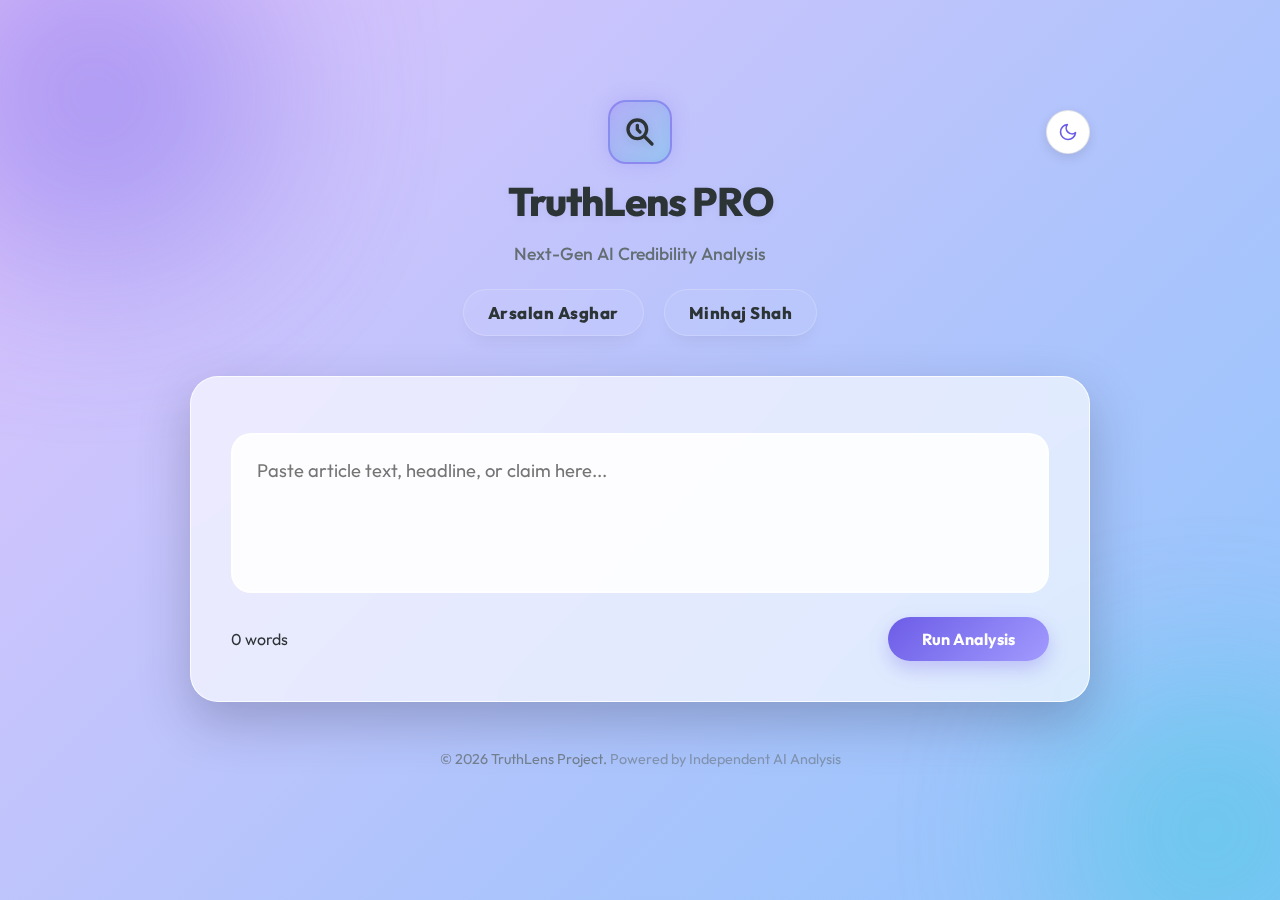
<file: index.html>
<!DOCTYPE html>
<html lang="en">
<head>
    <meta charset="UTF-8">
    <meta name="viewport" content="width=device-width, initial-scale=1.0, maximum-scale=1.0, user-scalable=no">
    <title>TruthLens PRO | AI Credibility Engine</title>
    
    <link rel="icon" type="image/png" href="logo.png?v=2222">

    <link rel="stylesheet" href="style.css?v=FINAL_SECURE">
    
    <link rel="preconnect" href="https://fonts.googleapis.com">
    <link rel="preconnect" href="https://fonts.gstatic.com" crossorigin>
    <link href="https://fonts.googleapis.com/css2?family=Outfit:wght@300;400;500;700;800&display=swap" rel="stylesheet">

    <style>
        /* Ensures the header sits correctly at the top */
        .app-header {
            position: relative !important;
            width: 100% !important;
            display: block !important;
        }

        /* Forces the Dark Mode button to the top-right corner */
        #theme-toggle {
            position: absolute !important; 
            top: 10px !important;
            right: 0px !important; 
            z-index: 100 !important;
        }

        /* Mobile Adjustment: Moves button slightly for small screens */
        @media (max-width: 768px) {
            #theme-toggle {
                right: 10px !important; 
                top: 0px !important;
            }
        }
    </style>
</head>
<body>

    <div class="background-canvas">
        <div class="orb orb-1"></div>
        <div class="orb orb-2"></div>
        <div class="orb orb-3"></div>
    </div>

    <div class="glass-overlay"> 
        
        <header class="app-header">
            
            <button id="theme-toggle" class="theme-toggle-btn" aria-label="Toggle Dark Mode">
                <svg id="theme-icon" width="20" height="20" viewBox="0 0 24 24" fill="none" stroke="currentColor" stroke-width="2" stroke-linecap="round" stroke-linejoin="round">
                    <path d="M21 12.79A9 9 0 1 1 11.21 3 7 7 0 0 0 21 12.79z"></path>
                </svg>
            </button>

            <div class="logo-container">
                <div class="logo-emblem">
                    <svg class="logo-icon" viewBox="0 0 24 24" fill="none" xmlns="http://www.w3.org/2000/svg">
                        <path d="M21 21L15 15M17 10C17 13.866 13.866 17 10 17C6.13401 17 3 13.866 3 10C3 6.13401 6.13401 3 10 3C13.866 3 17 6.13401 17 10Z" stroke="currentColor" stroke-width="2.5" stroke-linecap="round" stroke-linejoin="round"/>
                        <path d="M10 7V10L12 12" stroke="currentColor" stroke-width="2.5" stroke-linecap="round" stroke-linejoin="round"/>
                    </svg>
                </div>
                <h1>TruthLens <span class="badge-beta">PRO</span></h1>
            </div>
            
            <p class="tagline">Next-Gen AI Credibility Analysis</p>
            
            <div class="authors-container">
                <a href="arsalan.html" class="author-pill">
                    <span class="author-name">Arsalan Asghar</span>
                </a>
                
                <a href="minhaj.html" class="author-pill">
                    <span class="author-name">Minhaj Shah</span>
                </a>
            </div>
        </header>

        <main class="container">
            
            <section class="input-card glass-panel fade-in-up">
                <div class="tabs">
                    <button class="tab-btn active" data-tab="text">Analyze Text</button>
                    <div class="tab-indicator"></div>
                </div>

                <div class="input-area">
                    <textarea id="news-input" placeholder="Paste article text, headline, or claim here..." spellcheck="false"></textarea>
                    
                    <div class="action-bar">
                        <span id="word-count">0 words</span>
                        <button id="analyze-btn" class="btn-gradient">
                            <span class="btn-text">Run Analysis</span>
                            <div class="spinner hidden"></div> <div class="btn-shine"></div> </button>
                    </div>
                </div>

                <p id="error-msg" class="error-msg hidden"></p>
            </section>

            <section id="results-section" class="results-container hidden">
                
                <div class="score-card glass-panel pop-in">
                    <div class="score-visualization">
                        <div class="score-text">
                            <span id="final-score">0</span>
                            <small>/100</small>
                        </div>
                    </div>
                    <div class="score-details">
                        <h2 id="verdict-title">Analysis Complete</h2>
                        <p id="verdict-desc">AI has processed the claim.</p>
                    </div>
                </div>

                <div class="analysis-grid">
                    
                    <div class="card ai-card glass-panel slide-in-left">
                        <div class="card-header">
                            <h3>🤖 AI Reasoning</h3>
                            <span class="source-tag">Groq AI</span>
                        </div>
                        <div class="card-body">
                            <ul id="ai-reasons" class="reason-list"></ul>
                        </div>
                    </div>

                    <div class="card heuristic-card glass-panel slide-in-right">
                        <div class="card-header">
                            <h3>🔍 Signal Detection</h3>
                        </div>
                        <div class="card-body">
                            <ul id="heuristic-flags" class="flag-list"></ul>
                        </div>
                    </div>
                    
                    </div>

                <div class="disclaimer-box glass-panel">
                    <strong>Note:</strong> AI-generated probability assessment. Verify with primary sources.
                </div>
            </section>
        </main>

        <footer>
            <p>&copy; 2026 TruthLens Project. <span style="opacity:0.7">Powered by Independent AI Analysis</span></p>
        </footer>
    </div>

    <div id="loading-overlay" class="loading-backdrop hidden">
        <div class="loading-card">
            <div class="neural-spinner">
                <div class="ring ring-1"></div>
                <div class="ring ring-2"></div>
                <div class="ring ring-3"></div>
                <div class="core-icon">
                    <svg viewBox="0 0 24 24" width="32" height="32" fill="none" stroke="currentColor" stroke-width="2">
                        <path d="M12 2a10 10 0 1 0 10 10H12V2z"></path>
                        <path d="M12 12 2.1 12.05"></path>
                        <path d="M12 12 18 20"></path>
                    </svg>
                </div>
            </div>
            <div class="loading-content">
                <h3>Analyzing Truth Vectors</h3>
                <p id="loading-status">Establishing neural handshake...</p>
            </div>
            <div class="loading-bar-container">
                <div id="loading-fill" class="loading-fill"></div>
            </div>
        </div>
    </div>

    <script src="env.js"></script>
    <script src="script.js"></script>
</body> 
</html>
</file>
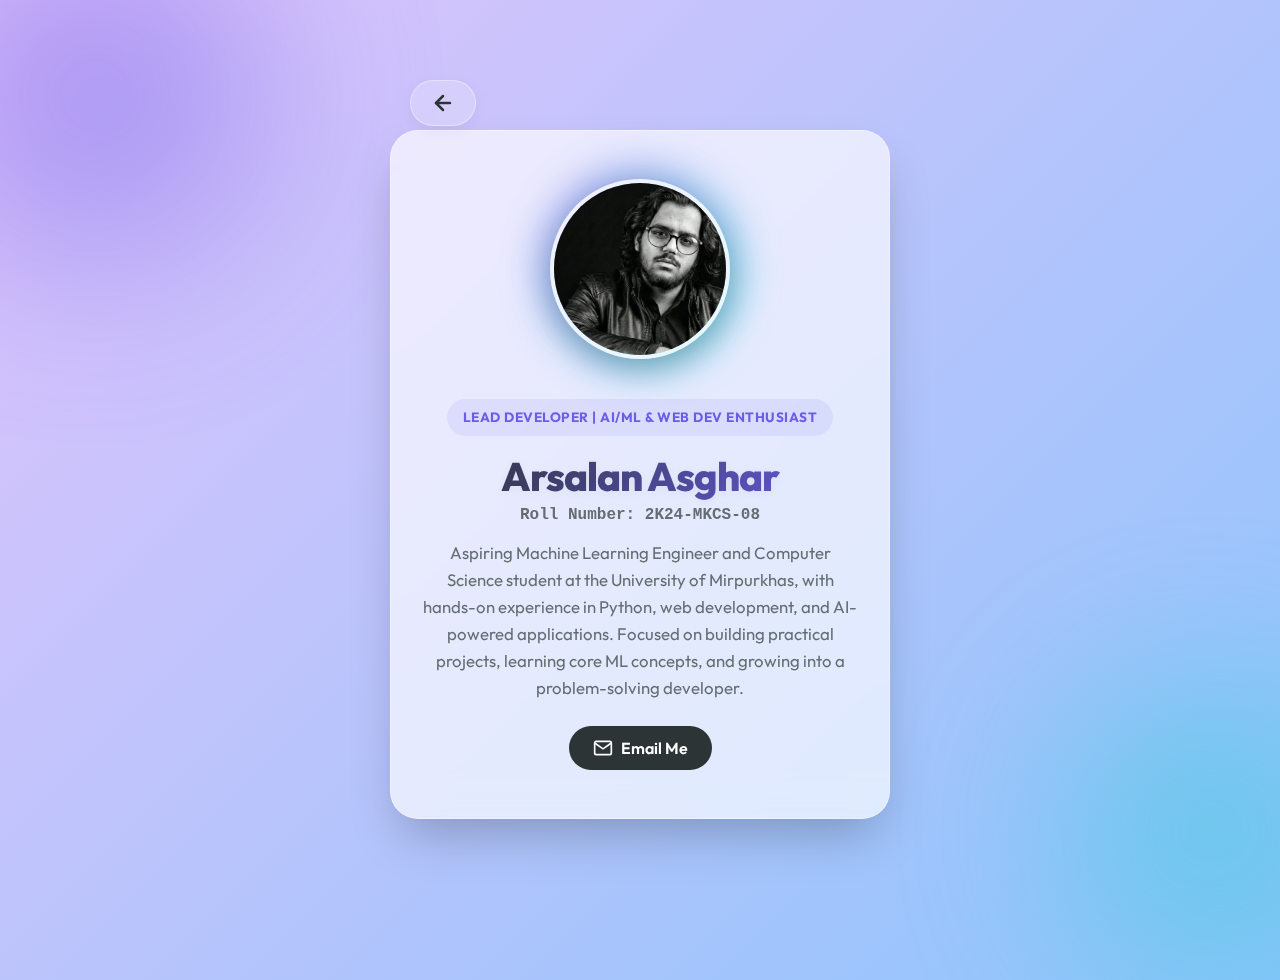
<file: arsalan.html>
<!DOCTYPE html>
<html lang="en">
<head>
    <meta charset="UTF-8">
    <meta name="viewport" content="width=device-width, initial-scale=1.0">
    <title>Arsalan Asghar | Machine Learning</title>

    <link rel="icon" type="image/png" href="logo.png">

    <script>
        (function() {
            const savedTheme = localStorage.getItem('theme');
            // If user explicitly chose dark, OR if they have no preference but their phone is dark
            const systemPrefersDark = window.matchMedia('(prefers-color-scheme: dark)').matches;

            if (savedTheme === 'dark' || (!savedTheme && systemPrefersDark)) {
                document.documentElement.setAttribute('data-theme', 'dark');
            } else {
                document.documentElement.setAttribute('data-theme', 'light');
            }
        })();
    </script>

    <link rel="stylesheet" href="style.css">
    <link rel="stylesheet" href="profile.css">
    <link href="https://fonts.googleapis.com/css2?family=Outfit:wght@300;400;700;800&display=swap" rel="stylesheet">
</head>
<body>

    <div class="background-canvas">
        <div class="orb orb-1"></div>
        <div class="orb orb-2"></div>
    </div>

    <div class="profile-wrapper fade-in-up">

        <a href="index.html" class="back-btn">
            <svg width="24" height="24" viewBox="0 0 24 24" fill="none" stroke="currentColor" stroke-width="2.5" stroke-linecap="round" stroke-linejoin="round">
                <path d="M19 12H5"></path><path d="M12 19l-7-7 7-7"></path>
            </svg>
        </a>

        <div class="profile-card glass-panel">

            <div class="profile-image-container">
                <div class="glow-ring"></div>
                <img src="arsalan.jpeg" alt="Arsalan Asghar" class="profile-img">
            </div>

            <div class="profile-content">
                <span class="role-badge">Lead Developer | AI/ML & Web Dev Enthusiast</span>
                <h1>Arsalan Asghar</h1>
                <p class="student-id">Roll Number: 2K24-MKCS-08</p>

                <p class="bio">
                    Aspiring Machine Learning Engineer and Computer Science student
                    at the University of Mirpurkhas, with hands-on experience in
                    Python, web development, and AI-powered applications. Focused on
                    building practical projects, learning core ML concepts, and growing
                    into a problem-solving developer.
                </p>

                <div class="social-links">
                    <a href="mailto:www.arsalanasghar97@gmail.com" class="social-btn email">
                        <svg width="20" height="20" viewBox="0 0 24 24" fill="none" stroke="currentColor" stroke-width="2"><path d="M4 4h16c1.1 0 2 .9 2 2v12c0 1.1-.9 2-2 2H4c-1.1 0-2-.9-2-2V6c0-1.1.9-2 2-2z"></path><polyline points="22,6 12,13 2,6"></polyline></svg>
                        Email Me
                    </a>
                </div>
            </div>
        </div>
    </div>
</body>
</html>
</file>
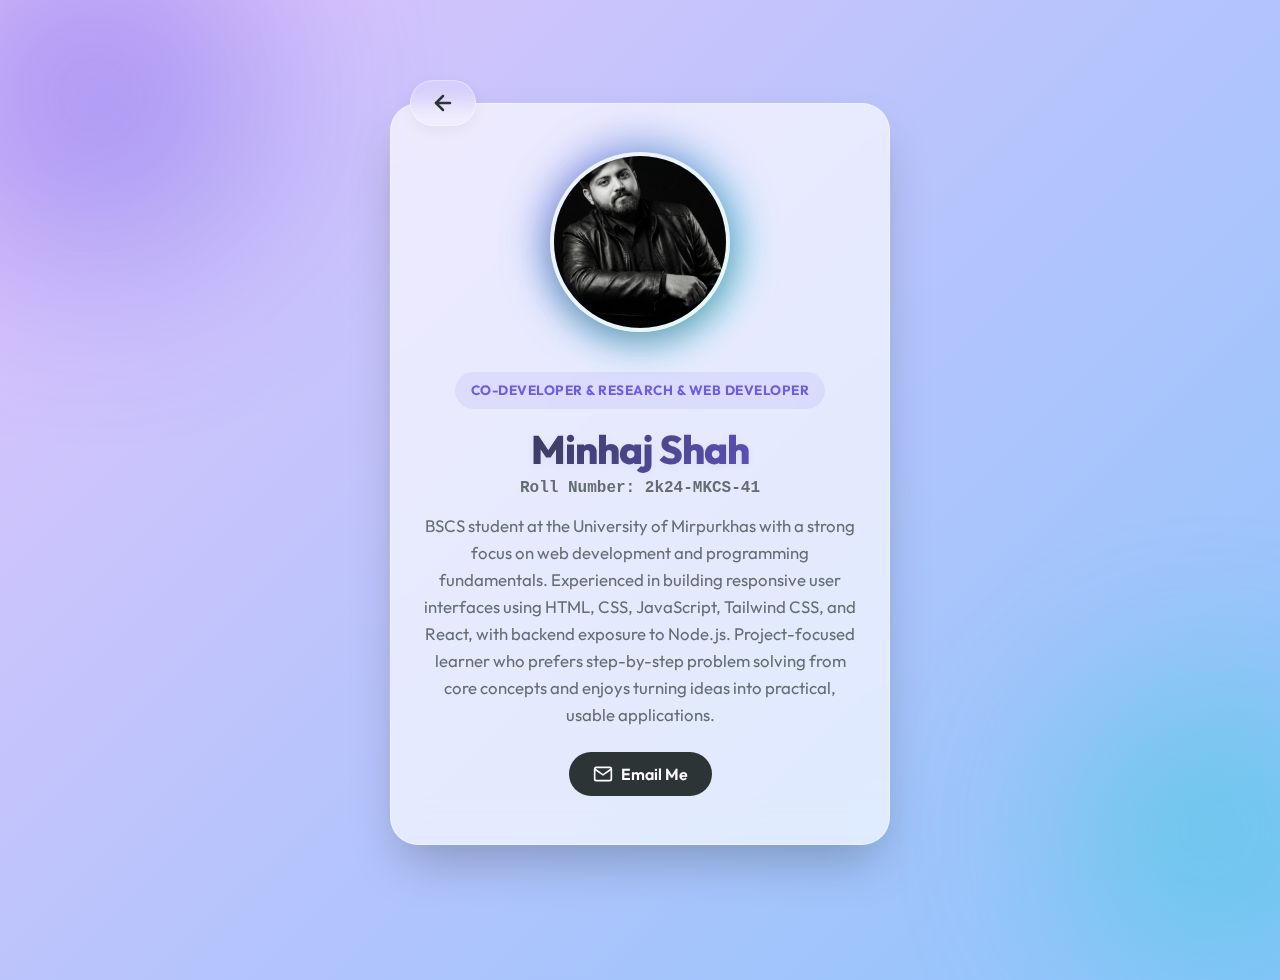
<file: minhaj.html>
<!DOCTYPE html>
<html lang="en">
<head>
    <meta charset="UTF-8">
    <meta name="viewport" content="width=device-width, initial-scale=1.0">
    <title>Minhaj Shah | Developer</title>

    <link rel="icon" type="image/png" href="logo.png">

    <script>
        (function() {
            const savedTheme = localStorage.getItem('theme');
            const systemPrefersDark = window.matchMedia('(prefers-color-scheme: dark)').matches;

            if (savedTheme === 'dark' || (!savedTheme && systemPrefersDark)) {
                document.documentElement.setAttribute('data-theme', 'dark');
            } else {
                document.documentElement.setAttribute('data-theme', 'light');
            }
        })();
    </script>

    <link rel="stylesheet" href="style.css">
    <link rel="stylesheet" href="profile.css">

    <link href="https://fonts.googleapis.com/css2?family=Outfit:wght@300;400;700;800&display=swap" rel="stylesheet">
</head>
<body>

    <div class="background-canvas">
        <div class="orb orb-1"></div>
        <div class="orb orb-2"></div>
    </div>

    <div class="profile-wrapper fade-in-up">

        <a href="index.html" class="back-btn">
            <svg width="24" height="24" viewBox="0 0 24 24" fill="none" stroke="currentColor" stroke-width="2.5" stroke-linecap="round" stroke-linejoin="round">
                <path d="M19 12H5"></path><path d="M12 19l-7-7 7-7"></path>
            </svg>
        </a>

        <div class="profile-card glass-panel">

            <div class="profile-image-container">
                <div class="glow-ring"></div>
                <img src="minhaj.jpeg" alt="Minhaj Shah" class="profile-img">
            </div>

            <div class="profile-content">
                <span class="role-badge">Co-Developer & Research & Web Developer</span>
                <h1>Minhaj Shah</h1>
                <p class="student-id">Roll Number: 2k24-MKCS-41</p>

                <p class="bio">
                    BSCS student at the University of Mirpurkhas with a strong focus
                    on web development and programming fundamentals. Experienced in
                    building responsive user interfaces using HTML, CSS, JavaScript,
                    Tailwind CSS, and React, with backend exposure to Node.js.
                    Project-focused learner who prefers step-by-step problem solving
                    from core concepts and enjoys turning ideas into practical, usable
                    applications.
                </p>

                <div class="social-links">
                    <a href="mailto:minhajshah23@gmail.com" class="social-btn email">
                        <svg width="20" height="20" viewBox="0 0 24 24" fill="none" stroke="currentColor" stroke-width="2"><path d="M4 4h16c1.1 0 2 .9 2 2v12c0 1.1-.9 2-2 2H4c-1.1 0-2-.9-2-2V6c0-1.1.9-2 2-2z"></path><polyline points="22,6 12,13 2,6"></polyline></svg>
                        Email Me
                    </a>
                </div>
            </div>
        </div>
    </div>

</body>
</html>
</file>
<file: style.css>
/* =========================================
   1. CORE VARIABLES & THEMES
   ========================================= */
:root {
    /* --- LIGHT THEME VARIABLES (Default) --- */
    /* Soft Purple-Blue Gradient Background */
    --page-bg: linear-gradient(135deg, #e0c3fc 0%, #8ec5fc 100%);
    
    /* Glassmorphism Transparency Levels */
    --glass-panel: rgba(255, 255, 255, 0.65);
    --glass-card: rgba(255, 255, 255, 0.75);
    --glass-border: rgba(255, 255, 255, 0.8);
    
    /* Text Colors */
    --text-primary: #2d3436;   /* Charcoal Grey */
    --text-secondary: #636e72; /* Slate Grey */
    --accent-color: #6c5ce7;   /* Brand Purple */
    
    /* Input Field Background */
    --input-bg: rgba(255, 255, 255, 0.9);
    
    /* Deep Shadow for 3D effect */
    --shadow-soft: 0 20px 50px 0 rgba(30, 30, 60, 0.25);
    
    /* System Colors */
    --error-red: #ff4757;
}

[data-theme="dark"] {
    /* --- DARK THEME OVERRIDES --- */
    /* Deep Space Gradient */
    --page-bg: linear-gradient(135deg, #0f0c29 0%, #302b63 100%);
    
    /* Dark Glass Settings */
    --glass-panel: rgba(20, 20, 35, 0.6);
    --glass-card: rgba(30, 30, 45, 0.7);
    --glass-border: rgba(255, 255, 255, 0.12);
    
    /* Light Text for Dark Mode */
    --text-primary: #ffffff;
    --text-secondary: #b2bec3;
    --accent-color: #a29bfe; /* Lighter Purple for contrast */
    --input-bg: rgba(0, 0, 0, 0.3);
    
    /* Dark Shadow */
    --shadow-soft: 0 20px 60px 0 rgba(0, 0, 0, 0.9);
}

/* =========================================
   2. GLOBAL RESET & BODY
   ========================================= */
* { margin: 0; padding: 0; box-sizing: border-box; font-family: 'Outfit', sans-serif; }

body {
    min-height: 100vh;
    display: flex; justify-content: center; align-items: center;
    background: var(--page-bg);
    padding: 40px 20px;
    color: var(--text-primary);
    transition: background 0.3s ease; /* Smooth theme transition */
}

/* --- ANIMATED BACKGROUND ORBS --- */
.background-canvas { position: fixed; top: 0; left: 0; width: 100%; height: 100%; z-index: -1; pointer-events: none; }
.orb { position: absolute; border-radius: 50%; filter: blur(90px); opacity: 0.4; }
.orb-1 { width: 350px; height: 350px; background: var(--accent-color); top: -80px; left: -80px; }
.orb-2 { width: 300px; height: 300px; background: #00cec9; bottom: -80px; right: -80px; opacity: 0.3; }

/* =========================================
   3. HEADER SECTION
   ========================================= */
.glass-overlay { width: 100%; max-width: 900px; margin: 0 auto; }

.app-header { 
    text-align: center; 
    margin-bottom: 2rem;
    position: relative !important; 
    width: 100% !important; 
    display: block !important;
}

/* Logo Wrapper */
.logo-container { 
    display: flex; flex-direction: column; justify-content: center; align-items: center; 
    gap: 12px; margin-bottom: 1rem; 
}

/* Glowing Logo Box */
.logo-emblem {
    width: 64px; height: 64px; border-radius: 18px; 
    display: flex; align-items: center; justify-content: center;
    background: linear-gradient(135deg, rgba(108, 92, 231, 0.2), rgba(0, 206, 201, 0.2));
    border: 2px solid rgba(108, 92, 231, 0.5);
    box-shadow: 0 0 20px rgba(108, 92, 231, 0.2), inset 0 0 10px rgba(108, 92, 231, 0.1);
    backdrop-filter: blur(5px);
}

.logo-icon { width: 32px; height: 32px; color: var(--text-primary); filter: drop-shadow(0 2px 4px rgba(0,0,0,0.1)); }
[data-theme="dark"] .logo-icon { color: #ffffff !important; }

h1 { 
    font-size: 2.5rem; font-weight: 800; letter-spacing: -1px; 
    text-shadow: 0 2px 10px rgba(0,0,0,0.05); margin: 0; text-align: center;
}

.tagline { 
    font-size: 1.1rem; color: var(--text-secondary); font-weight: 500; 
    text-align: center; margin-top: 0.5rem;
}

/* =========================================
   4. AUTHOR PILLS (Fixed Hover Effect)
   ========================================= */
.authors-container {
    display: flex; justify-content: center; gap: 20px; 
    margin-top: 24px; flex-wrap: wrap; margin-bottom: 40px; perspective: 1000px; 
}

.author-pill {
    position: relative; display: flex; align-items: center; justify-content: center; 
    gap: 12px; padding: 12px 24px; border-radius: 60px;
    text-decoration: none; cursor: pointer;
    
    /* Default: Transparent Glass */
    background: rgba(255, 255, 255, 0.05); 
    border: 1px solid rgba(255, 255, 255, 0.2);
    backdrop-filter: blur(12px); -webkit-backdrop-filter: blur(12px);
    
    transition: all 0.4s cubic-bezier(0.175, 0.885, 0.32, 1.275);
    box-shadow: 0 10px 20px -10px rgba(0,0,0,0.1);
}

/* ✅ FIX: Hover turns background WHITE */
.author-pill:hover {
    transform: translateY(-6px) scale(1.02);
    background: #ffffff !important; /* Force White BG */
    border-color: #ffffff;
    box-shadow: 0 20px 40px -10px rgba(108, 92, 231, 0.3), inset 0 0 0 1px rgba(255, 255, 255, 0.1);
}

.author-name { 
    font-weight: 800; font-size: 1.05rem; color: var(--text-primary);
    letter-spacing: 0.5px; transition: all 0.3s ease;
}

/* ✅ FIX: Text turns DARK when hovering (to contrast with white BG) */
.author-pill:hover .author-name {
    background: none;
    -webkit-text-fill-color: #2d3436 !important; /* Dark Grey Text */
    color: #2d3436 !important;
}

.author-id {
    font-size: 0.75rem; font-family: 'Courier New', monospace; font-weight: 800;
    background: #2d3436; color: #b2bec3;
    padding: 6px 12px; border-radius: 20px; letter-spacing: 1px;
    border: 1px solid rgba(255,255,255,0.1);
    box-shadow: inset 0 2px 4px rgba(0,0,0,0.5); 
    transition: all 0.3s ease;
}

.author-pill:hover .author-id {
    background: #00cec9; color: #000; border-color: #00cec9;
    box-shadow: 0 0 20px rgba(0, 206, 201, 0.6); 
}

/* Dark Mode Hover Override */
[data-theme="dark"] .author-pill { background: rgba(0,0,0,0.3); border-color: rgba(255,255,255,0.08); }
[data-theme="dark"] .author-id { background: rgba(0,0,0,0.6); }
/* Ensure hover stays white even in dark mode */
[data-theme="dark"] .author-pill:hover { background: #ffffff !important; }

/* =========================================
   5. THEME TOGGLE BUTTON
   ========================================= */
.theme-toggle-btn { 
    position: absolute !important; top: 10px !important; right: 0px !important; z-index: 100 !important;
    width: 44px; height: 44px; border-radius: 50%; 
    display: flex; align-items: center; justify-content: center; cursor: pointer;
    background: #ffffff; color: #6c5ce7; 
    border: 1px solid rgba(0,0,0,0.1); box-shadow: 0 4px 12px rgba(0,0,0,0.1);
    transition: all 0.4s cubic-bezier(0.175, 0.885, 0.32, 1.275);
}

[data-theme="light"] .theme-toggle-btn:hover {
    transform: scale(1.15) rotate(-15deg);
    box-shadow: 0 0 25px rgba(108, 92, 231, 0.6), 0 0 40px rgba(0, 206, 201, 0.4) !important;
    border-color: #6c5ce7;
}

[data-theme="dark"] #theme-toggle {
    background-color: #ffffff !important; color: #ff9f43 !important; 
    border: 2px solid #ff9f43 !important; box-shadow: 0 4px 15px rgba(0,0,0,0.5) !important; 
}

[data-theme="dark"] #theme-toggle:hover {
    transform: scale(1.15) rotate(90deg);
    box-shadow: 0 0 25px rgba(255, 159, 67, 0.8), 0 0 50px rgba(255, 159, 67, 0.4) !important;
}

/* =========================================
   6. MAIN PANEL & INPUT
   ========================================= */
.glass-panel {
    background: var(--glass-panel); border: 1px solid var(--glass-border);
    backdrop-filter: blur(20px); -webkit-backdrop-filter: blur(20px);
    border-radius: 28px; padding: 2.5rem; box-shadow: var(--shadow-soft);
    margin-bottom: 2rem; position: relative;
}
.tabs { display: none !important; }

.input-area { position: relative; margin-top: 1rem; }
.input-area::before {
    content: ''; position: absolute; top: -25px; left: 10px;
    font-size: 0.75rem; font-weight: 800; color: var(--text-secondary); 
    letter-spacing: 1px; opacity: 0.8; text-transform: uppercase;
}

.input-area textarea {
    width: 100%; height: 160px;
    background: var(--input-bg); border: 2px solid var(--glass-border); 
    border-radius: 20px; padding: 1.5rem;
    font-size: 1.15rem; color: var(--text-primary); resize: none; outline: none;
    transform: translate3d(0, 0, 0); transition: all 0.4s cubic-bezier(0.2, 0.8, 0.2, 1);
    animation: pulseGlow 3s infinite ease-in-out;
}

@keyframes pulseGlow {
    0%, 100% { box-shadow: 0 0 0 0 rgba(108, 92, 231, 0); }
    50% { box-shadow: 0 0 15px rgba(108, 92, 231, 0.1); border-color: rgba(108, 92, 231, 0.3); }
}

.input-area textarea:hover, .input-area textarea:focus {
    transform: translateY(-6px); box-shadow: 0 15px 35px -5px rgba(108, 92, 231, 0.25);
    border-color: var(--accent-color); background: var(--glass-card); animation: none;
}

@keyframes shakeHorizontal {
    0%, 100% { transform: translateX(0); }
    20%, 60% { transform: translateX(-6px); }
    40%, 80% { transform: translateX(6px); }
}

.input-error { 
    border-color: var(--error-red) !important; box-shadow: 0 0 0 4px rgba(255, 71, 87, 0.25) !important; 
    background: rgba(255, 71, 87, 0.05) !important; animation: shakeHorizontal 0.4s ease-in-out; 
}

/* Action Button */
.action-bar { display: flex; justify-content: space-between; align-items: center; margin-top: 1.2rem; }
.btn-gradient {
    background: linear-gradient(135deg, #6c5ce7 0%, #a29bfe 100%); 
    border: none; padding: 12px 34px; border-radius: 50px;
    color: white; font-weight: 700; font-size: 1rem; cursor: pointer; 
    box-shadow: 0 8px 20px rgba(108, 92, 231, 0.3); transition: transform 0.2s, box-shadow 0.2s;
}
.btn-gradient:hover { transform: translateY(-3px); box-shadow: 0 12px 25px rgba(108, 92, 231, 0.5); }

/* =========================================
   7. RESULTS SECTION (Symmetry Fixed)
   ========================================= */
.hidden { display: none !important; }
/* ✅ EQUAL HEIGHT FIX */

.analysis-grid { 
    display: grid; 
    grid-template-columns: 1fr 1fr; /* Two equal columns */
    gap: 1.5rem; 
    margin-top: 1.5rem; 
    
    /* This is the magic line that forces both tiles to be the same height */
    align-items: stretch; 
}

.ai-card, .heuristic-card {
    /* Ensures the card fills the entire height provided by the grid */
    height: 100%; 
    display: flex;
    flex-direction: column;
}

/* Optional: Ensures the list inside takes up available space */
.card-body {
    flex: 1; 
}
.score-card, .ai-card, .heuristic-card {
    background: var(--glass-card); border: 1px solid var(--glass-border); 
    border-radius: 24px; padding: 2rem; position: relative; 
    box-shadow: var(--shadow-soft); transform: translate3d(0, 0, 0); 
    transition: transform 0.4s cubic-bezier(0.2, 0.8, 0.2, 1), box-shadow 0.4s ease;
}
.score-card:hover, .ai-card:hover, .heuristic-card:hover {
    transform: translate3d(0, -8px, 0); box-shadow: 0 20px 40px rgba(0,0,0,0.15); 
    border-color: rgba(108, 92, 231, 0.4); z-index: 10;
}

.score-card { display: flex; align-items: center; gap: 2rem; margin-bottom: 2rem; }

.score-visualization { 
    width: 120px; height: 120px; border-radius: 28px; 
    display: flex; flex-direction: column; align-items: center; justify-content: center; flex-shrink: 0;
    background: var(--accent-color); box-shadow: 0 10px 30px rgba(108, 92, 231, 0.4); 
    transition: background 0.5s ease, box-shadow 0.5s ease;
}
.score-visualization svg { display: none !important; }

/* ✅ FIXED: ALIGNMENT FOR 90/100 */
.score-text { 
    position: static; text-align: center; color: #ffffff;
    display: flex; flex-direction: column; align-items: center; justify-content: center;
}
.score-text span { 
    font-size: 3rem; font-weight: 800; line-height: 1; display: block; 
    text-shadow: 0 2px 10px rgba(0,0,0,0.2); 
    margin-bottom: 2px; /* Small spacing adjustment */
}
.score-text small { 
    font-size: 0.8rem; font-weight: 700; opacity: 0.9; 
    text-transform: uppercase; letter-spacing: 1px; 
}

.score-details h2 { font-size: 1.8rem; color: var(--text-primary); margin-bottom: 5px; }
.score-details p { color: var(--text-secondary); font-size: 1.1rem; }

.card-header { display: flex; justify-content: space-between; border-bottom: 1px solid var(--glass-border); padding-bottom: 0.8rem; margin-bottom: 1rem; }
.card-header h3 { font-weight: 700; color: var(--text-primary); }
.source-tag { background: rgba(108, 92, 231, 0.15); color: var(--accent-color); padding: 4px 10px; border-radius: 8px; font-size: 0.75rem; font-weight: 800; }

.reason-list, .flag-list { list-style: none; display: flex; flex-direction: column; gap: 12px; }
.reason-pill, .flag-pill {
    display: flex; align-items: center; gap: 18px; padding: 16px 24px; border-radius: 16px; 
    opacity: 0; transform: translateY(10px); transition: all 0.3s cubic-bezier(0.2, 0.8, 0.2, 1);
}
.reason-pill.show, .flag-pill.show { opacity: 1; transform: translateY(0); }

/* --- SIGNAL DETECTION --- */
.flag-pill {
    display: flex; align-items: center; gap: 12px; padding: 12px 16px; border-radius: 12px; font-size: 0.95rem; font-weight: 500;
    background: rgba(255, 255, 255, 0.5); border: 1px solid rgba(255, 255, 255, 0.6); color: var(--text-secondary);
    opacity: 0; transform: translateX(-10px); transition: all 0.3s cubic-bezier(0.2, 0.8, 0.2, 1);
}
[data-theme="dark"] .flag-pill { background: rgba(255, 255, 255, 0.03); border: 1px solid rgba(255, 255, 255, 0.08); }
.flag-pill.show { opacity: 1; transform: translateX(0); }
.flag-pill.good { background: rgba(0, 200, 83, 0.08); border-color: rgba(0, 200, 83, 0.2); color: var(--text-primary); }
.flag-pill.good .flag-icon { color: #00C853; background: rgba(0, 200, 83, 0.15); }
.flag-pill.warn, .flag-pill.bad { background: rgba(255, 193, 7, 0.08); border-color: rgba(255, 193, 7, 0.2); color: var(--text-primary); }
.flag-pill.warn .flag-icon { color: #FFC107; background: rgba(255, 193, 7, 0.15); }
.flag-icon { width: 28px; height: 28px; border-radius: 50%; display: flex; align-items: center; justify-content: center; flex-shrink: 0; }
.flag-icon svg { width: 14px; height: 14px; }

/* --- PILLS & ANIMATIONS --- */
.reason-text, .flag-text { font-size: 1rem; font-weight: 600; line-height: 1.4; color: #2d3436; margin: 0; flex: 1; }
.reason-icon, .flag-icon { width: 24px; height: 24px; display: flex; align-items: center; justify-content: center; flex-shrink: 0; background: transparent !important; }
.reason-pill { background: rgba(108, 92, 231, 0.08); border: 1px solid rgba(108, 92, 231, 0.15); }
.reason-icon { color: #6c5ce7; }
[data-theme="dark"] .reason-text, [data-theme="dark"] .flag-text { color: #ffffff; opacity: 0.95; }
[data-theme="dark"] .reason-pill:hover, [data-theme="dark"] .flag-pill:hover { background: rgba(255, 255, 255, 0.08); }
.reason-pill:hover, .flag-pill:hover { transform: translateY(-2px); background: rgba(255, 255, 255, 0.6); box-shadow: 0 4px 15px rgba(0,0,0,0.05); }

/* Pop Icons */
.reason-icon svg, .flag-icon svg { transform: scale(0); animation: iconPop 0.6s cubic-bezier(0.34, 1.56, 0.64, 1) forwards; animation-delay: 0.2s; }
@keyframes iconPop { to { transform: scale(1); } }
.reason-text, .flag-text { opacity: 0; transform: translateX(10px); animation: textSlideIn 0.5s ease-out forwards; animation-delay: 0.3s; }
@keyframes textSlideIn { to { opacity: 1; transform: translateX(0); } }

/* --- 🔗 SOURCE TILE --- */
.source-card {
    /* Full width styling */
    grid-column: span 2; 
    width: 100%;
    margin-top: 1.5rem;
    background: var(--glass-card); border: 1px solid var(--glass-border);
    border-radius: 24px; padding: 1.8rem; box-shadow: var(--shadow-soft);
    display: flex; flex-direction: column; gap: 1.2rem;
    opacity: 0; transform: translateY(20px); transition: all 0.5s ease;
}
.source-card.show { opacity: 1; transform: translateY(0); }

.source-header { display: flex; align-items: center; justify-content: space-between; padding-bottom: 10px; border-bottom: 1px solid rgba(255,255,255,0.1); }
.source-grid { display: flex; flex-wrap: wrap; gap: 12px; }

.source-pill {
    display: flex; align-items: center; gap: 10px;
    padding: 10px 16px 10px 12px; border-radius: 16px;
    text-decoration: none; color: var(--text-primary); font-size: 0.9rem; font-weight: 600;
    background: rgba(255, 255, 255, 0.4); border: 1px solid rgba(255, 255, 255, 0.3);
    transition: all 0.2s cubic-bezier(0.2, 0.8, 0.2, 1); box-shadow: 0 2px 5px rgba(0,0,0,0.02);
}
.source-pill:hover { background: #ffffff; transform: translateY(-3px) scale(1.02); box-shadow: 0 8px 20px rgba(0,0,0,0.08); border-color: var(--accent-color); }
.source-favicon { width: 20px; height: 20px; border-radius: 4px; object-fit: cover; }
.source-pill.trusted { border-color: rgba(0, 200, 83, 0.3); background: rgba(0, 200, 83, 0.05); }
.source-pill.trusted:hover { border-color: #00C853; background: #fff; box-shadow: 0 8px 20px rgba(0, 200, 83, 0.15); }
[data-theme="dark"] .source-pill { background: rgba(255, 255, 255, 0.03); border-color: rgba(255, 255, 255, 0.08); color: #e0e0e0; }
[data-theme="dark"] .source-pill:hover { background: rgba(255, 255, 255, 0.1); color: #fff; }

/* --- LOADING OVERLAY --- */
.loading-backdrop {
    position: fixed !important; top: 0; left: 0; width: 100vw; height: 100vh;
    background: rgba(255, 255, 255, 0.2); backdrop-filter: blur(15px); -webkit-backdrop-filter: blur(15px);
    z-index: 99999; display: flex; align-items: center; justify-content: center; opacity: 0; animation: fadeIn 0.3s forwards;
}
[data-theme="dark"] .loading-backdrop { background: rgba(0, 0, 0, 0.6); }
.loading-card {
    background: var(--glass-card); border: 1px solid var(--glass-border); padding: 3rem; border-radius: 32px;
    box-shadow: 0 30px 60px rgba(0,0,0,0.2); display: flex; flex-direction: column; align-items: center; gap: 1.5rem;
    max-width: 400px; width: 90%; transform: translateY(20px); animation: slideUpFade 0.4s forwards 0.1s;
}
.neural-spinner { position: relative; width: 80px; height: 80px; display: flex; align-items: center; justify-content: center; }
.core-icon { color: var(--accent-color); z-index: 2; animation: pulseCore 1.5s infinite ease-in-out; }
.ring { position: absolute; border-radius: 50%; border: 2px solid transparent; }
.ring-1 { width: 100%; height: 100%; border-top-color: var(--accent-color); animation: spin 1.5s linear infinite; }
.ring-2 { width: 70%; height: 70%; border-right-color: #00cec9; animation: spin 2s linear infinite reverse; }
.ring-3 { width: 120%; height: 120%; border: 2px solid var(--accent-color); opacity: 0.1; animation: pulseRing 2s infinite ease-out; }
.loading-content h3 { font-size: 1.4rem; font-weight: 700; color: var(--text-primary); margin-bottom: 0.5rem; text-align: center; }
.loading-content p { color: var(--text-secondary); font-size: 0.95rem; font-weight: 500; text-align: center; }
.loading-bar-container { width: 100%; height: 6px; background: rgba(0,0,0,0.05); border-radius: 10px; overflow: hidden; }
.loading-fill { height: 100%; width: 0%; background: linear-gradient(90deg, var(--accent-color), #00cec9); transition: width 0.5s ease-out; border-radius: 10px; }
@keyframes fadeIn { to { opacity: 1; } }
@keyframes slideUpFade { to { opacity: 1; transform: translateY(0); } }
@keyframes spin { to { transform: rotate(360deg); } }
@keyframes pulseCore { 0%, 100% { transform: scale(1); opacity: 1; } 50% { transform: scale(0.85); opacity: 0.7; } }
@keyframes pulseRing { 0% { transform: scale(0.8); opacity: 0.5; } 100% { transform: scale(1.3); opacity: 0; } }

/* --- FOOTER & ERROR --- */
footer { 
    width: 100%; margin-top: 3rem; display: flex; flex-direction: column; align-items: center; justify-content: center; 
    padding-bottom: 2rem; color: var(--text-secondary); opacity: 0.8; font-size: 0.9rem;
}
.disclaimer-box { 
    width: 100%; max-width: none; padding: 1.2rem; margin-top: 1.5rem;
    background: var(--glass-card); border: 1px solid var(--glass-border); border-radius: 20px; box-shadow: var(--shadow-soft);
    color: var(--text-secondary); font-size: 0.9rem; display: block; text-align: center; line-height: 1.6;
    position: relative; transform: translate3d(0, 0, 0); transition: all 0.4s cubic-bezier(0.2, 0.8, 0.2, 1);
}
.disclaimer-box:hover { transform: translateY(-6px); box-shadow: 0 15px 35px -5px rgba(0,0,0,0.2); border-color: rgba(108, 92, 231, 0.4); color: var(--text-primary); z-index: 10; }
.disclaimer-box strong { color: var(--text-primary); font-weight: 700; margin-right: 4px; }

#error-msg {
    display: inline-flex; align-items: center; justify-content: center; gap: 12px;
    margin-top: 1.5rem; padding: 12px 28px;
    background: rgba(255, 71, 87, 0.08); border: 1px solid rgba(255, 71, 87, 0.25);
    backdrop-filter: blur(12px); -webkit-backdrop-filter: blur(12px); border-radius: 50px; 
    box-shadow: 0 4px 20px rgba(255, 71, 87, 0.2);
    color: var(--error-red); font-weight: 700; font-size: 1rem; letter-spacing: 0.3px;
    opacity: 0; transform: translateY(15px);
    animation: slideUpFade 0.4s cubic-bezier(0.175, 0.885, 0.32, 1.275) forwards, shakeHorizontal 0.5s ease-in-out 0.3s;
}
#error-msg:not(.hidden) { display: inline-flex !important; }
#error-msg::before {
    content: ''; display: block; width: 22px; height: 22px;
    background-image: url("data:image/svg+xml,%3Csvg xmlns='http://www.w3.org/2000/svg' width='24' height='24' viewBox='0 0 24 24' fill='none' stroke='%23ff4757' stroke-width='2' stroke-linecap='round' stroke-linejoin='round'%3E%3Cpath d='M10.29 3.86L1.82 18a2 2 0 0 0 1.71 3h16.94a2 2 0 0 0 1.71-3L13.71 3.86a2 2 0 0 0-3.42 0z'%3E%3C/path%3E%3Cline x1='12' y1='9' x2='12' y2='13'%3E%3C/line%3E%3Cline x1='12' y1='17' x2='12.01' y2='17'%3E%3C/line%3E%3C/svg%3E");
    background-repeat: no-repeat; background-position: center; background-size: contain;
}
[data-theme="dark"] #error-msg { background: rgba(255, 71, 87, 0.15); box-shadow: 0 4px 25px rgba(255, 71, 87, 0.35); }

/* =========================================
   10. MOBILE & LAYOUT FIXES
   ========================================= */
@media (max-width: 768px) {
    body { padding: 20px 10px; }
    .theme-toggle-btn { top: 0px !important; right: 10px !important; }
    
    /* Ensure Results Stack Vertically on Mobile */
    .analysis-grid { display: flex !important; flex-direction: column !important; }
    
    /* Cards take full width on phone */
    .card, .loading-card, .score-card, .source-card { width: 100% !important; max-width: 100%; }
    
    /* Score Card Layout Fix for Mobile */
    .score-card { flex-direction: column; text-align: center; gap: 1rem; }
    .score-visualization { margin: 0 auto; }
    
    /* Font Adjustments */
    h1 { font-size: 1.8rem; }
    
    /* Logo spacing */
    .logo-container { margin-top: 10px; gap: 10px; }
    .logo-emblem { width: 55px; height: 55px; }
    .logo-icon { width: 28px; height: 28px; }
    
    /* Author Pills */
    .authors-container { gap: 8px; }
    .author-pill { padding: 6px 12px; }
    .author-name { font-size: 0.85rem; }
    .author-id { font-size: 0.7rem; }
}
</file>
<file: profile.css>
/* --- PROFILE PAGE STYLES --- */

/* Center Everything */
.profile-wrapper {
    min-height: 100vh;
    display: flex;
    flex-direction: column;
    justify-content: center;
    align-items: center;
    padding: 20px;
    position: relative;
}

/* Glass Card Override */
.profile-card {
    text-align: center;
    max-width: 500px;
    width: 100%;
    padding: 3rem 2rem;
    display: flex;
    flex-direction: column;
    align-items: center;
    gap: 1.5rem;
    /* Make it pop */
    border: 1px solid rgba(255, 255, 255, 0.4);
    box-shadow: 0 25px 50px -12px rgba(0, 0, 0, 0.25);
}

/* 📸 IMAGE MAGIC */
.profile-image-container {
    position: relative;
    width: 180px;
    height: 180px;
    margin-bottom: 1rem;
}

.profile-img {
    width: 100%;
    height: 100%;
    object-fit: cover;
    border-radius: 50%;
    border: 4px solid rgba(255, 255, 255, 0.8);
    position: relative;
    z-index: 2;
    box-shadow: 0 10px 30px rgba(0, 0, 0, 0.2);
}

/* Breathing Glow Ring */
.glow-ring {
    position: absolute;
    top: -10px;
    left: -10px;
    right: -10px;
    bottom: -10px;
    border-radius: 50%;
    background: linear-gradient(135deg, #6c5ce7, #00cec9);
    z-index: 1;
    opacity: 0.6;
    filter: blur(20px);
    animation: breathe 3s infinite ease-in-out;
}

@keyframes breathe {
    0%, 100% { transform: scale(0.95); opacity: 0.5; }
    50% { transform: scale(1.1); opacity: 0.8; }
}

/* TEXT STYLING */
.role-badge {
    background: rgba(108, 92, 231, 0.1);
    color: #6c5ce7;
    padding: 8px 16px; /* Increased padding slightly */
    border-radius: 20px;
    font-size: 0.85rem;
    font-weight: 700;
    letter-spacing: 0.5px;
    text-transform: uppercase;
    
    /* 🛑 FIX 2: PREVENT OVERLAP */
    display: inline-block; /* Ensures the box respects padding when wrapped */
    line-height: 1.6;      /* Adds a gap between lines */
    margin-bottom: 5px;    /* Adds space between badge and Name */
}

[data-theme="dark"] .role-badge {
    background: rgba(162, 155, 254, 0.2);
    color: #a29bfe;
}

h1 {
    font-size: 2.5rem;
    margin: 10px 0 5px 0;
    background: linear-gradient(135deg, #2d3436 0%, #6c5ce7 100%);
    -webkit-background-clip: text;
    background-clip: text;
    -webkit-text-fill-color: transparent;
}

[data-theme="dark"] h1 {
    background: linear-gradient(135deg, #ffffff 0%, #a29bfe 100%);
    -webkit-background-clip: text;
    background-clip: text;
    -webkit-text-fill-color: transparent;
}

.student-id {
    font-family: 'Courier New', monospace;
    color: var(--text-secondary);
    font-weight: 600;
    margin-bottom: 1rem;
}

.bio {
    color: var(--text-secondary);
    line-height: 1.6;
    font-size: 1.05rem;
    margin-bottom: 1.5rem;
}

/* BUTTONS */
.social-links {
    display: flex;
    gap: 1rem;
    justify-content: center;
}

.social-btn {
    display: flex;
    align-items: center;
    gap: 8px;
    padding: 12px 24px;
    border-radius: 50px;
    text-decoration: none;
    font-weight: 600;
    transition: all 0.3s ease;
}

.email {
    background: #2d3436;
    color: #fff;
}

[data-theme="dark"] .email {
    background: #ffffff;
    color: #000;
}

.email:hover {
    transform: translateY(-3px);
    box-shadow: 0 10px 20px rgba(0, 0, 0, 0.2);
}

/* BACK ARROW (Fixed for Desktop) */
.back-btn {
    position: absolute;
    top: 40px; 
    left: 40px;
    z-index: 1000; /* Forces it on top of everything */
    
    display: flex; 
    align-items: center; 
    gap: 10px;
    
    /* Make it a Glass Pill so it's always readable */
    background: rgba(255, 255, 255, 0.2);
    backdrop-filter: blur(10px);
    padding: 10px 20px;
    border-radius: 30px;
    border: 1px solid rgba(255, 255, 255, 0.4);
    
    text-decoration: none;
    color: var(--text-primary); 
    font-weight: 700;
    font-size: 0.95rem;
    box-shadow: 0 4px 15px rgba(0,0,0,0.05);
    transition: all 0.3s cubic-bezier(0.2, 0.8, 0.2, 1);
}

.back-btn:hover { 
    transform: translateX(-5px); 
    background: rgba(255, 255, 255, 0.4);
    box-shadow: 0 8px 20px rgba(0,0,0,0.1);
    color: var(--accent-color); 
}

[data-theme="dark"] .back-btn {
    background: rgba(0, 0, 0, 0.3);
    border-color: rgba(255, 255, 255, 0.1);
    color: #ffffff;
}

/* 🛑 FIX 1: MOBILE ADJUSTMENTS */
@media (max-width: 768px) {
    /* Create space at the top so the card doesn't hit the back button */
    .profile-wrapper {
        justify-content: flex-start; /* Stop vertically centering */
        padding-top: 85px; /* Push the card down */
    }

    /* Style the back button to be smaller and cleaner */
    .back-btn { 
        top: 20px; 
        left: 20px; 
        padding: 8px 14px; 
        font-size: 0.85rem;
    }

    .profile-card {
        padding: 2rem 1.5rem;
    }
    
    h1 {
        font-size: 2rem;
    }

    /* Adjust badge for smaller screens */
    .role-badge {
        font-size: 0.75rem;
        line-height: 1.5;
    }
}
</file>
